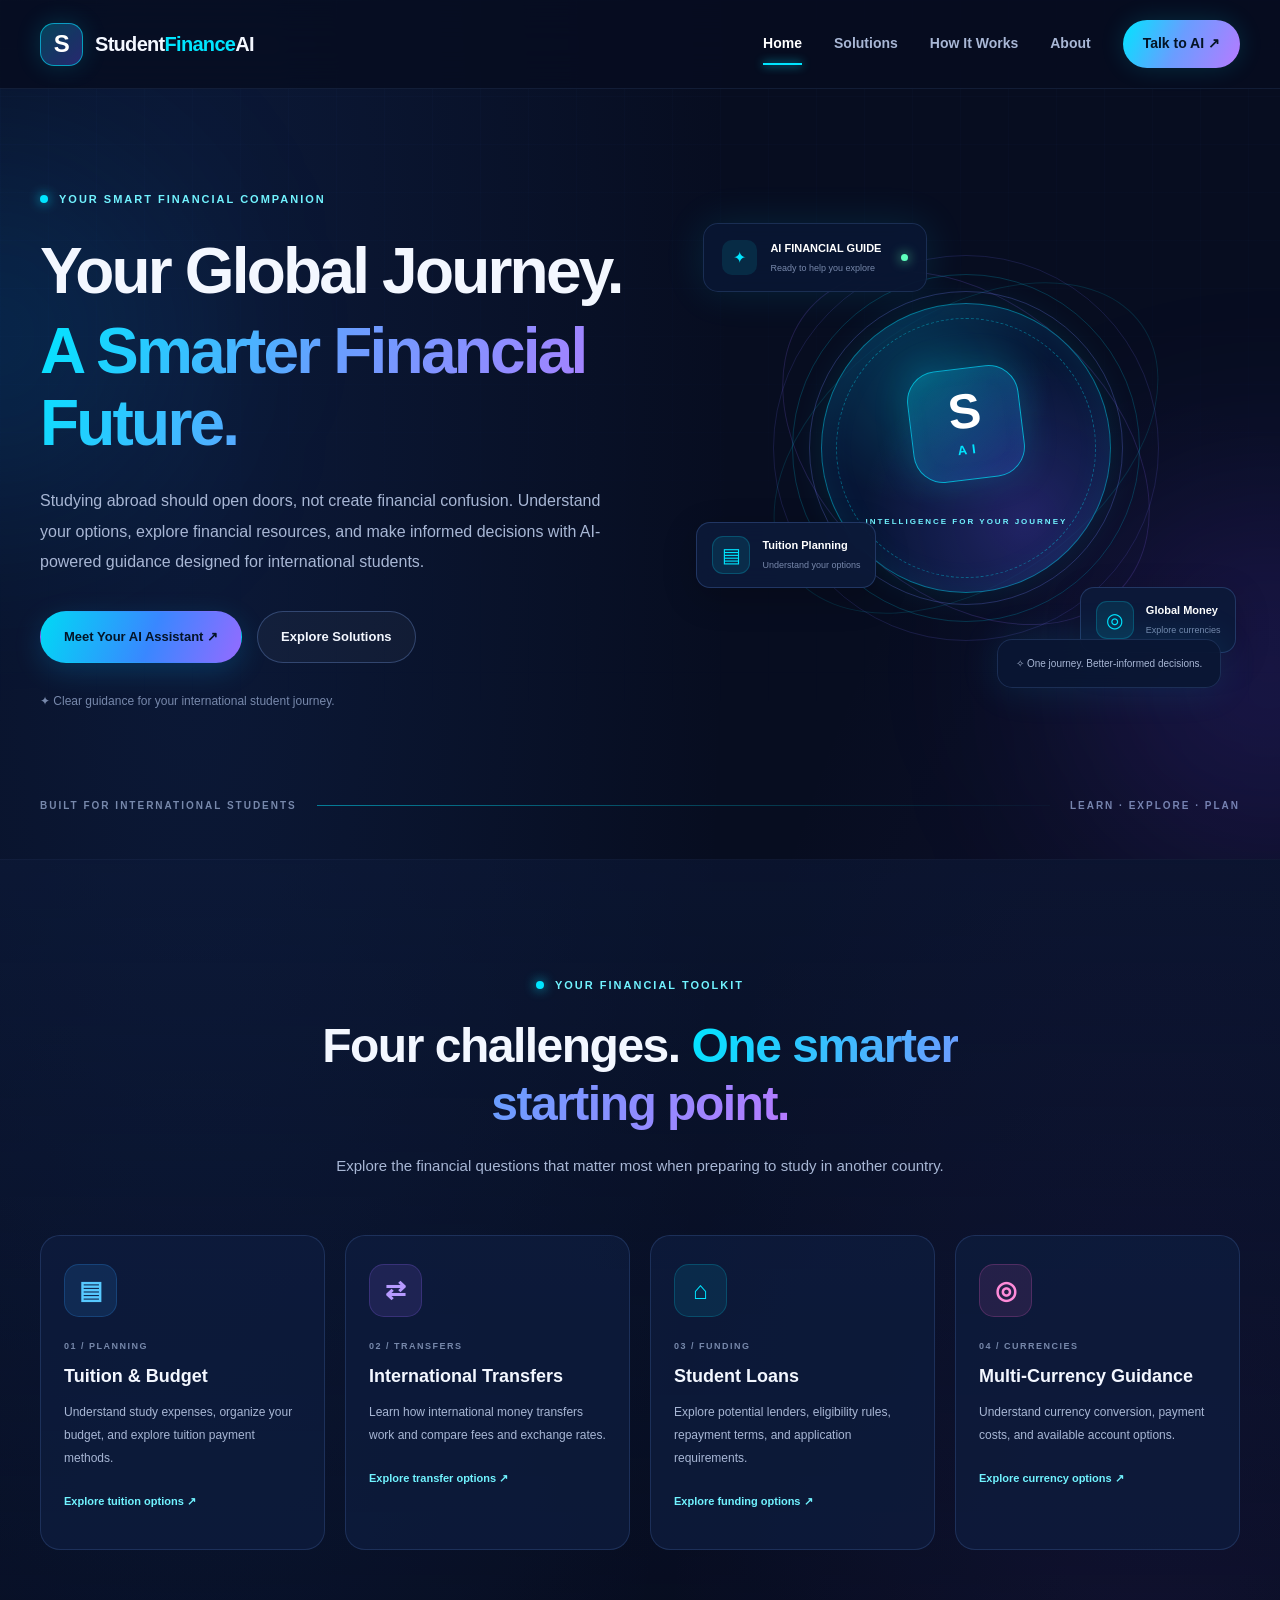
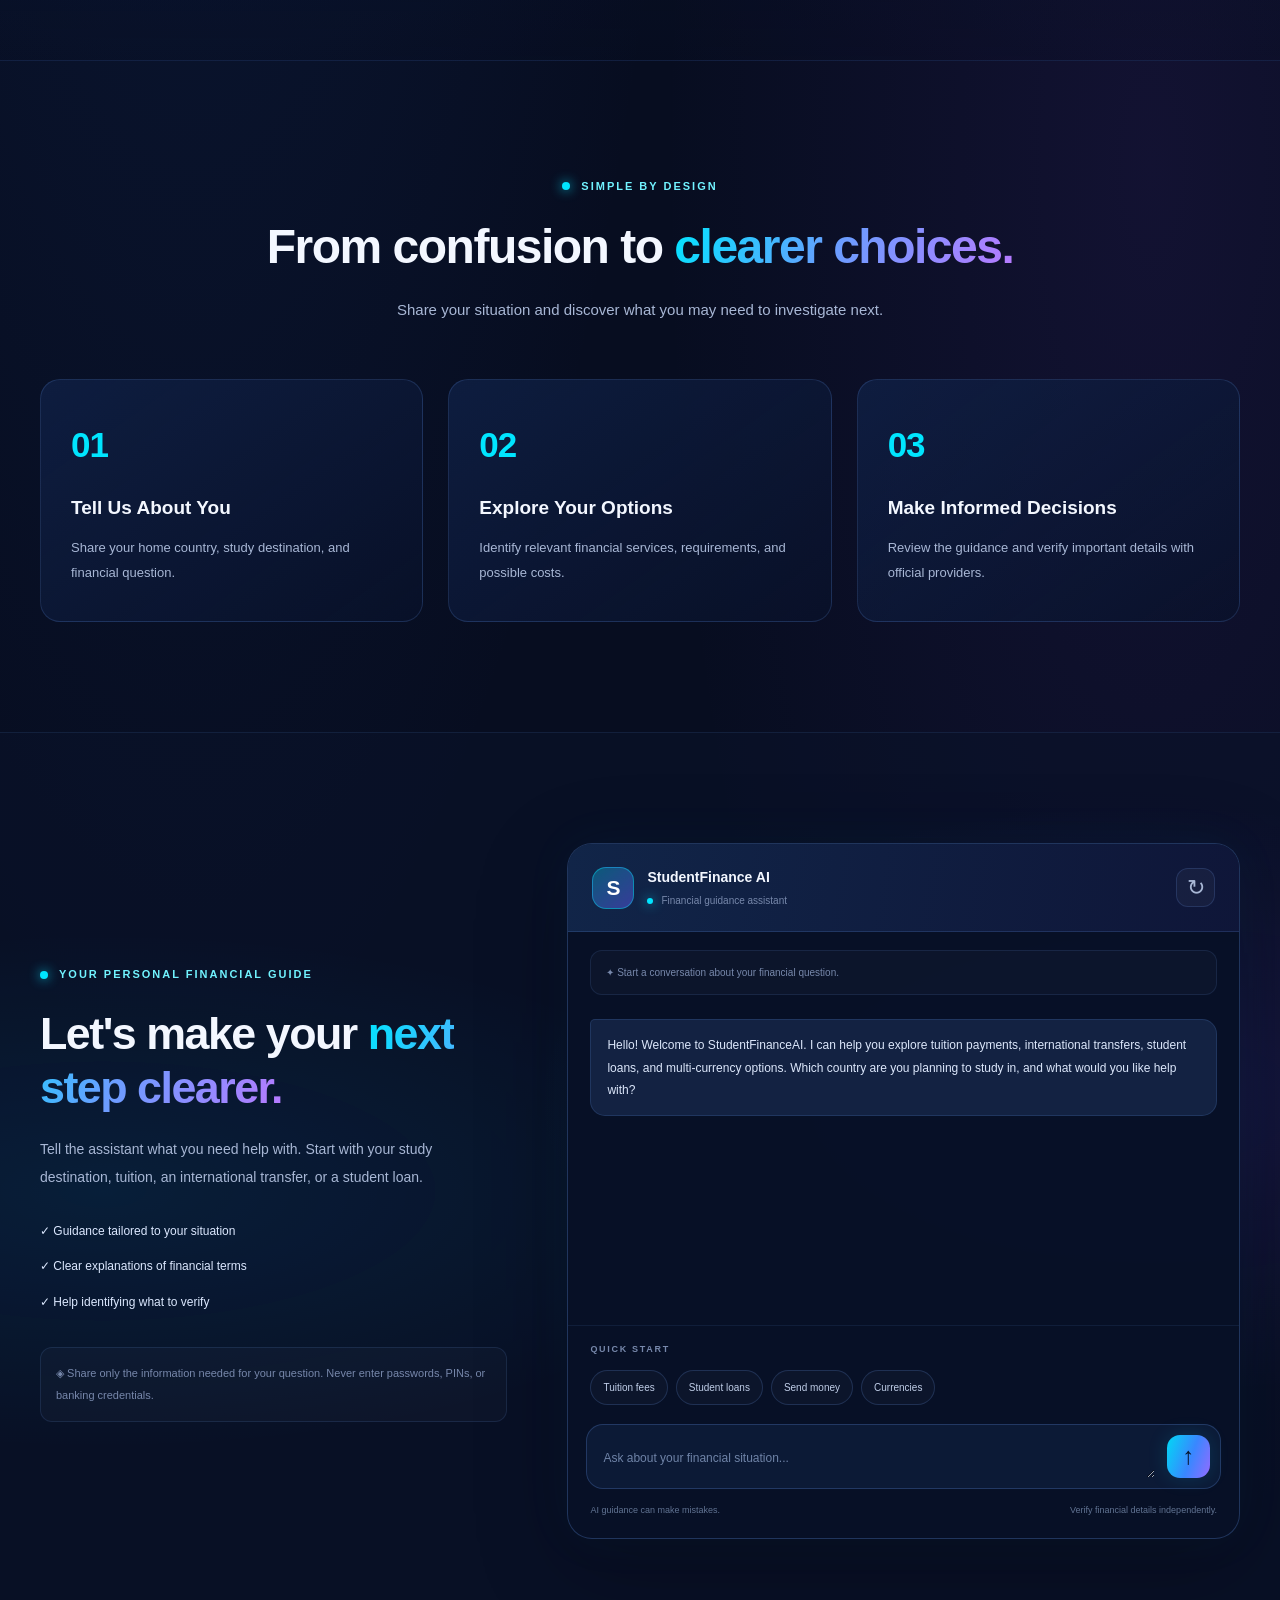
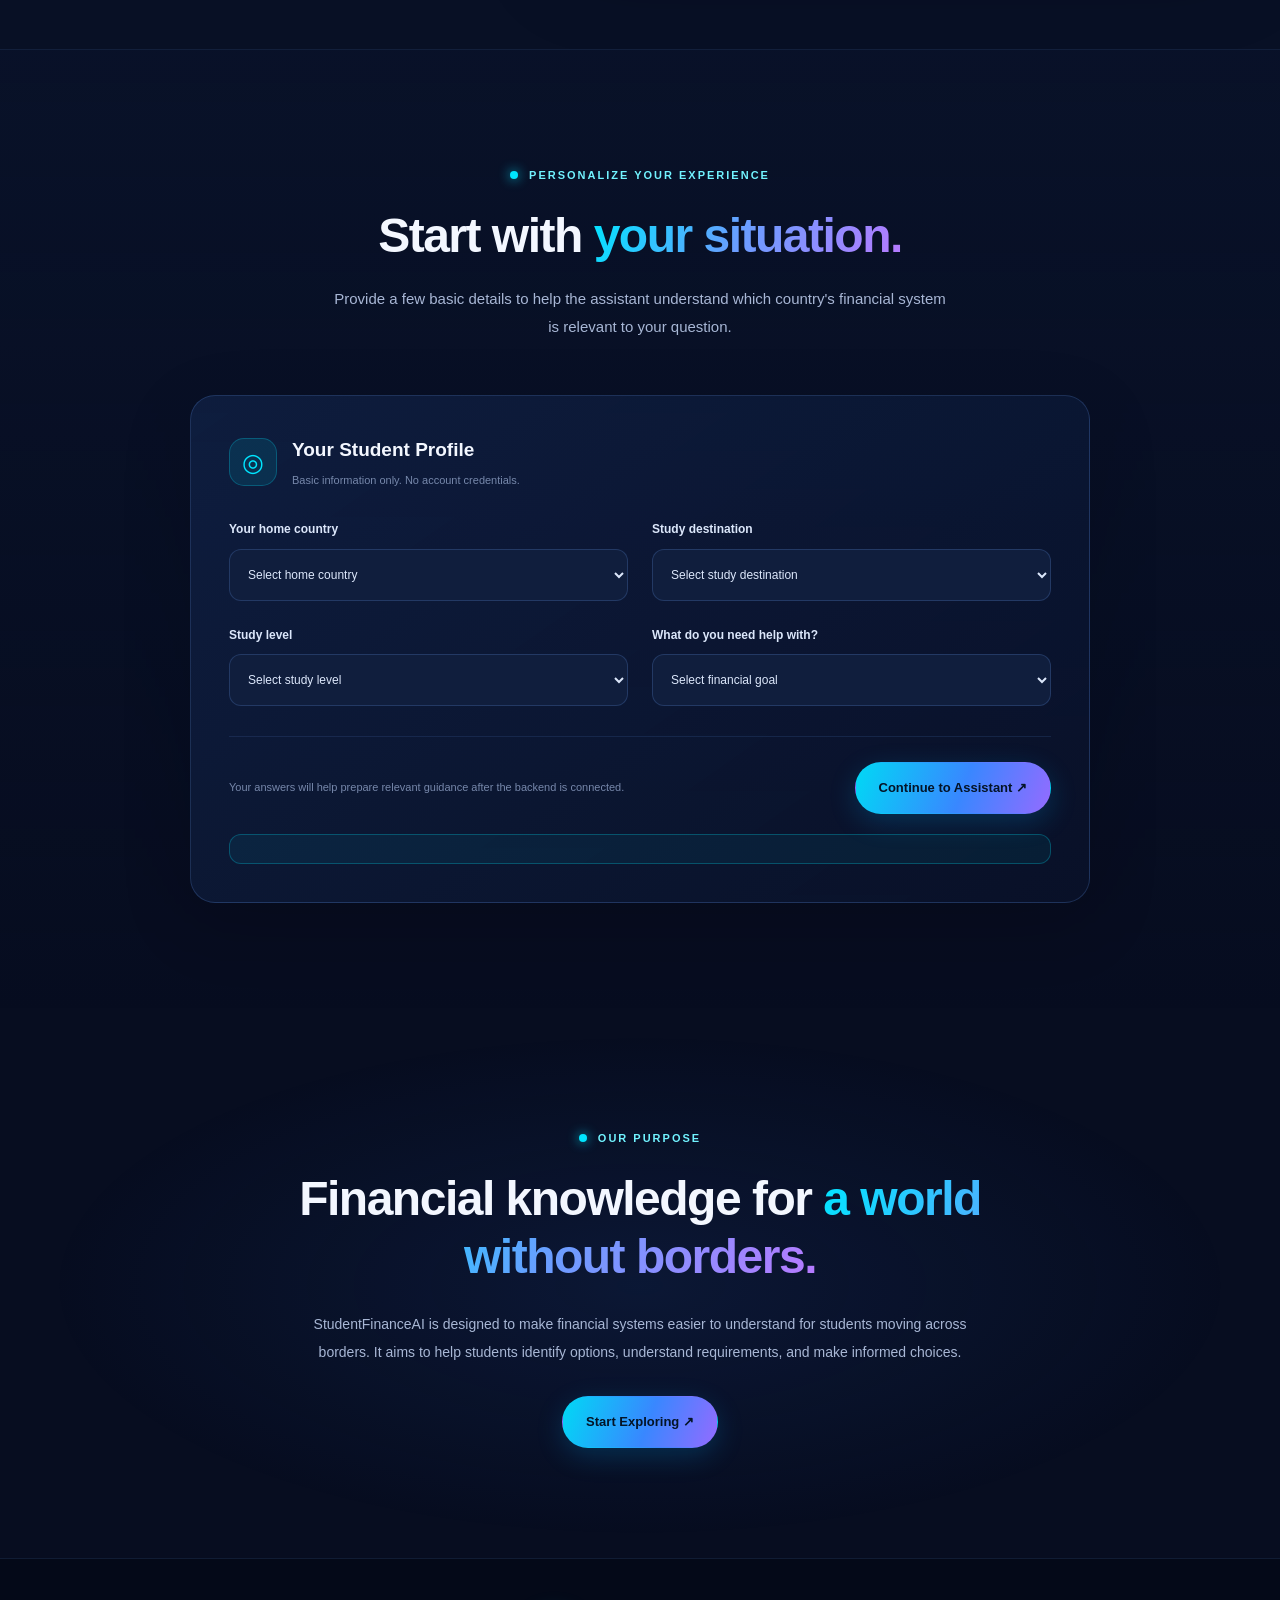
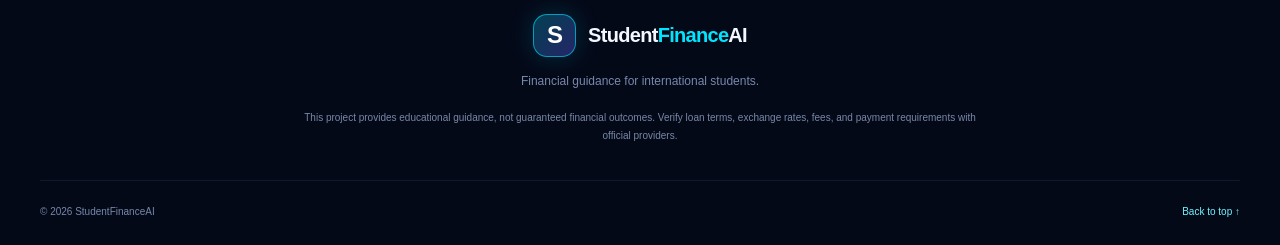
<file: index.html>
<!DOCTYPE html>
<html lang="en">
<head>
    <meta charset="UTF-8">
    <meta name="viewport" content="width=device-width, initial-scale=1.0">
    <meta name="description" content="StudentFinanceAI helps international students explore tuition payments, student loans, remittances, and multi-currency options.">
    <title>StudentFinanceAI | Your Financial Future</title>
    <link rel="stylesheet" href="style.css">
</head>

<body>
    <!-- Navigation Bar -->
    <header class="site-header">
        <nav class="navbar container">
            <a href="#home" class="brand">
                <span class="brand-icon">S</span>
                <span>Student<span class="brand-accent">Finance</span>AI</span>
            </a>

            <button class="menu-toggle" id="menu-toggle"
                    type="button" aria-label="Toggle navigation"
                    aria-expanded="false">
                <span></span><span></span><span></span>
            </button>

            <div class="nav-links" id="navigation">
                <a href="#home" class="nav-link active">Home</a>
                <a href="#features" class="nav-link">Solutions</a>
                <a href="#how-it-works" class="nav-link">How It Works</a>
                <a href="#about" class="nav-link">About</a>
                <a href="chat.html" class="nav-cta">Talk to AI ↗</a>
            </div>
        </nav>
    </header>

    <main>
        <!-- Hero Section -->
        <section class="hero section" id="home">
            <div class="hero-glow hero-glow-one"></div>
            <div class="hero-glow hero-glow-two"></div>

            <div class="hero-grid container">
                <div class="hero-content">
                    <div class="eyebrow">
                        <span class="status-dot"></span>
                        YOUR SMART FINANCIAL COMPANION
                    </div>

                    <h1>
                        Your Global Journey.
                        <span class="gradient-text">
                            A Smarter Financial Future.
                        </span>
                    </h1>

                    <p class="hero-description">
                        Studying abroad should open doors, not create financial
                        confusion. Understand your options, explore financial
                        resources, and make informed decisions with AI-powered
                        guidance designed for international students.
                    </p>

                    <div class="hero-actions">
                        <a href="#assistant" class="button button-primary">
                            Meet Your AI Assistant ↗
                        </a>
                        <a href="#features" class="button button-secondary">
                            Explore Solutions
                        </a>
                    </div>

                    <div class="hero-note">
                        ✦ Clear guidance for your international student journey.
                    </div>
                </div>

                <div class="hero-visual" aria-label="AI financial assistant illustration">
                    <div class="visual-orbit orbit-one"></div>
                    <div class="visual-orbit orbit-two"></div>

                    <div class="visual-card visual-card-top">
                        <span class="mini-icon">✦</span>
                        <div>
                            <strong>AI FINANCIAL GUIDE</strong>
                            <small>Ready to help you explore</small>
                        </div>
                        <span class="live-indicator"></span>
                    </div>

                    <div class="ai-core">
                        <div class="core-ring ring-one"></div>
                        <div class="core-ring ring-two"></div>
                        <div class="core-symbol">
                            <span class="symbol-top">S</span>
                            <span class="symbol-bottom">AI</span>
                        </div>
                        <div class="core-caption">
                            INTELLIGENCE FOR YOUR JOURNEY
                        </div>
                    </div>

                    <div class="floating-card card-tuition">
                        <span class="float-icon">▤</span>
                        <div>
                            <strong>Tuition Planning</strong>
                            <small>Understand your options</small>
                        </div>
                    </div>

                    <div class="floating-card card-currency">
                        <span class="float-icon">◎</span>
                        <div>
                            <strong>Global Money</strong>
                            <small>Explore currencies</small>
                        </div>
                    </div>

                    <div class="visual-card visual-card-bottom">
                        ✧ One journey. Better-informed decisions.
                    </div>
                </div>
            </div>

            <div class="hero-bottom container">
                <span>BUILT FOR INTERNATIONAL STUDENTS</span>
                <span class="bottom-line"></span>
                <span>LEARN · EXPLORE · PLAN</span>
            </div>
        </section>

        <!-- Financial Solutions -->
        <section class="features section" id="features">
            <div class="container">
                <div class="section-heading">
                    <span class="eyebrow">
                        <span class="status-dot"></span>
                        YOUR FINANCIAL TOOLKIT
                    </span>

                    <h2>
                        Four challenges.
                        <span class="gradient-text">
                            One smarter starting point.
                        </span>
                    </h2>

                    <p>
                        Explore the financial questions that matter most
                        when preparing to study in another country.
                    </p>
                </div>

                <div class="feature-grid">
                    <article class="feature-card">
                        <div class="feature-icon icon-blue">▤</div>
                        <span class="feature-number">01 / PLANNING</span>
                        <h3>Tuition &amp; Budget</h3>
                        <p>
                            Understand study expenses, organize your budget,
                            and explore tuition payment methods.
                        </p>
                        <a href="#assistant" class="feature-link"
                           data-prompt="Help me understand tuition payment options and budgeting.">
                            Explore tuition options ↗
                        </a>
                    </article>

                    <article class="feature-card">
                        <div class="feature-icon icon-purple">⇄</div>
                        <span class="feature-number">02 / TRANSFERS</span>
                        <h3>International Transfers</h3>
                        <p>
                            Learn how international money transfers work
                            and compare fees and exchange rates.
                        </p>
                        <a href="#assistant" class="feature-link"
                           data-prompt="How can I compare international remittance options and transfer fees?">
                            Explore transfer options ↗
                        </a>
                    </article>

                    <article class="feature-card">
                        <div class="feature-icon icon-cyan">⌂</div>
                        <span class="feature-number">03 / FUNDING</span>
                        <h3>Student Loans</h3>
                        <p>
                            Explore potential lenders, eligibility rules,
                            repayment terms, and application requirements.
                        </p>
                        <a href="#assistant" class="feature-link"
                           data-prompt="Help me understand international student loan options and eligibility.">
                            Explore funding options ↗
                        </a>
                    </article>

                    <article class="feature-card">
                        <div class="feature-icon icon-pink">◎</div>
                        <span class="feature-number">04 / CURRENCIES</span>
                        <h3>Multi-Currency Guidance</h3>
                        <p>
                            Understand currency conversion, payment costs,
                            and available account options.
                        </p>
                        <a href="#assistant" class="feature-link"
                           data-prompt="Help me compare multi-currency options and currency conversion costs.">
                            Explore currency options ↗
                        </a>
                    </article>
                </div>
            </div>
        </section>

        <!-- How It Works -->
        <section class="how-it-works section" id="how-it-works">
            <div class="container">
                <div class="section-heading">
                    <span class="eyebrow">
                        <span class="status-dot"></span>
                        SIMPLE BY DESIGN
                    </span>

                    <h2>
                        From confusion to
                        <span class="gradient-text">clearer choices.</span>
                    </h2>

                    <p>
                        Share your situation and discover what you may
                        need to investigate next.
                    </p>
                </div>

                <div class="steps-grid">
                    <article class="step-card">
                        <span class="step-number">01</span>
                        <h3>Tell Us About You</h3>
                        <p>
                            Share your home country, study destination,
                            and financial question.
                        </p>
                    </article>

                    <article class="step-card">
                        <span class="step-number">02</span>
                        <h3>Explore Your Options</h3>
                        <p>
                            Identify relevant financial services,
                            requirements, and possible costs.
                        </p>
                    </article>

                    <article class="step-card">
                        <span class="step-number">03</span>
                        <h3>Make Informed Decisions</h3>
                        <p>
                            Review the guidance and verify important
                            details with official providers.
                        </p>
                    </article>
                </div>
            </div>
        </section>

        <!-- AI Chat Assistant -->
        <section class="assistant-section section" id="assistant">
            <div class="container">
                <div class="assistant-layout">
                    <div class="assistant-intro">
                        <span class="eyebrow">
                            <span class="status-dot"></span>
                            YOUR PERSONAL FINANCIAL GUIDE
                        </span>

                        <h2>
                            Let's make your
                            <span class="gradient-text">next step clearer.</span>
                        </h2>

                        <p>
                            Tell the assistant what you need help with.
                            Start with your study destination, tuition,
                            an international transfer, or a student loan.
                        </p>

                        <div class="assistant-points">
                            <div>✓ Guidance tailored to your situation</div>
                            <div>✓ Clear explanations of financial terms</div>
                            <div>✓ Help identifying what to verify</div>
                        </div>

                        <p class="privacy-note">
                            ◈ Share only the information needed for your
                            question. Never enter passwords, PINs, or
                            banking credentials.
                        </p>
                    </div>

                    <!-- Chat Window -->
                    <div class="chat-panel">
                        <div class="chat-header">
                            <div class="chat-brand">
                                <div class="chat-avatar">S</div>
                                <div>
                                    <h3>StudentFinance AI</h3>
                                    <p>
                                        <span class="status-dot"></span>
                                        Financial guidance assistant
                                    </p>
                                </div>
                            </div>

                            <button type="button"
                                    class="icon-button"
                                    id="clear-chat"
                                    aria-label="Clear conversation"
                                    title="Clear conversation">
                                ↻
                            </button>
                        </div>

                        <div class="chat-context">
                            ✦ Start a conversation about your financial question.
                        </div>

                        <div class="chat-messages"
                             id="chat-messages"
                             aria-live="polite"
                             aria-label="Chat conversation">
                            <div class="chat-message assistant">
                                <div class="message-bubble">
                                    Hello! Welcome to StudentFinanceAI.

                                    I can help you explore tuition payments,
                                    international transfers, student loans,
                                    and multi-currency options.

                                    Which country are you planning to study
                                    in, and what would you like help with?
                                </div>
                            </div>
                        </div>

                        <!-- Suggested Questions -->
                        <div class="suggestion-area">
                            <span class="suggestion-label">QUICK START</span>

                            <div class="suggestion-buttons">
                                <button type="button"
                                        class="suggestion-chip"
                                        data-prompt="Help me understand tuition payment options.">
                                    Tuition fees
                                </button>

                                <button type="button"
                                        class="suggestion-chip"
                                        data-prompt="How can I explore student loan options?">
                                    Student loans
                                </button>

                                <button type="button"
                                        class="suggestion-chip"
                                        data-prompt="How can I compare international money transfer options?">
                                    Send money
                                </button>

                                <button type="button"
                                        class="suggestion-chip"
                                        data-prompt="Help me understand multi-currency options.">
                                    Currencies
                                </button>
                            </div>
                        </div>

                        <!-- Message Input -->
                        <form class="chat-input-area" id="chat-form">
                            <label class="visually-hidden" for="chat-input">
                                Type your financial question
                            </label>

                            <textarea id="chat-input"
                                      name="message"
                                      rows="1"
                                      maxlength="2000"
                                      placeholder="Ask about your financial situation..."
                                      required></textarea>

                            <button type="submit"
                                    class="send-button"
                                    id="send-button"
                                    aria-label="Send message">
                                ↑
                            </button>
                        </form>

                        <div class="chat-footer">
                            <span>AI guidance can make mistakes.</span>
                            <span>Verify financial details independently.</span>
                        </div>
                    </div>
                </div>
            </div>
        </section>

        <!-- Student Profile Form -->
        <section class="student-profile section" id="student-profile">
            <div class="container">
                <div class="section-heading">
                    <span class="eyebrow">
                        <span class="status-dot"></span>
                        PERSONALIZE YOUR EXPERIENCE
                    </span>

                    <h2>
                        Start with
                        <span class="gradient-text">your situation.</span>
                    </h2>

                    <p>
                        Provide a few basic details to help the assistant
                        understand which country's financial system
                        is relevant to your question.
                    </p>
                </div>

                <form class="profile-form" id="student-form">
                    <div class="form-heading">
                        <div class="form-heading-icon">◎</div>
                        <div>
                            <h3>Your Student Profile</h3>
                            <p>Basic information only. No account credentials.</p>
                        </div>
                    </div>

                    <div class="form-grid">
                        <div class="form-group">
                            <label for="homeCountry">Your home country</label>
                            <select id="homeCountry" name="homeCountry" required>
                                <option value="">Select home country</option>
                                <option value="Bangladesh">Bangladesh</option>
                                <option value="India">India</option>
                                <option value="Pakistan">Pakistan</option>
                                <option value="Nepal">Nepal</option>
                                <option value="Sri Lanka">Sri Lanka</option>
                                <option value="Nigeria">Nigeria</option>
                                <option value="Ghana">Ghana</option>
                                <option value="Kenya">Kenya</option>
                                <option value="Egypt">Egypt</option>
                                <option value="Other">Other</option>
                            </select>
                        </div>

                        <div class="form-group">
                            <label for="studyCountry">Study destination</label>
                            <select id="studyCountry" name="studyCountry" required>
                                <option value="">Select study destination</option>
                                <option value="Russia">Russia</option>
                                <option value="United States">United States</option>
                                <option value="United Kingdom">United Kingdom</option>
                                <option value="Canada">Canada</option>
                                <option value="Australia">Australia</option>
                                <option value="Germany">Germany</option>
                                <option value="France">France</option>
                                <option value="Japan">Japan</option>
                                <option value="China">China</option>
                                <option value="Other">Other</option>
                            </select>
                        </div>

                        <div class="form-group">
                            <label for="studyLevel">Study level</label>
                            <select id="studyLevel" name="studyLevel" required>
                                <option value="">Select study level</option>
                                <option value="Bachelor's">Bachelor's</option>
                                <option value="Master's">Master's</option>
                                <option value="PhD">PhD</option>
                                <option value="Other">Other</option>
                            </select>
                        </div>

                        <div class="form-group">
                            <label for="financialGoal">
                                What do you need help with?
                            </label>

                            <select id="financialGoal"
                                    name="financialGoal"
                                    required>
                                <option value="">Select financial goal</option>
                                <option value="Tuition and budgeting">Tuition and budgeting</option>
                                <option value="International remittances">International remittances</option>
                                <option value="Student loans">Student loans</option>
                                <option value="Multi-currency options">Multi-currency options</option>
                                <option value="General financial guidance">General financial guidance</option>
                            </select>
                        </div>
                    </div>

                    <div class="form-actions">
                        <p>
                            Your answers will help prepare relevant guidance
                            after the backend is connected.
                        </p>

                        <button type="submit" class="button button-primary">
                            Continue to Assistant ↗
                        </button>
                    </div>

                    <div id="profileNotice"
                         class="form-notice"
                         role="status"
                         aria-live="polite"></div>
                </form>
            </div>
        </section>

        <!-- About Section -->
        <section class="about-section section" id="about">
            <div class="container about-content">
                <span class="eyebrow">
                    <span class="status-dot"></span>
                    OUR PURPOSE
                </span>

                <h2>
                    Financial knowledge for
                    <span class="gradient-text">a world without borders.</span>
                </h2>

                <p>
                    StudentFinanceAI is designed to make financial systems
                    easier to understand for students moving across borders.
                    It aims to help students identify options, understand
                    requirements, and make informed choices.
                </p>

                <a href="#assistant" class="button button-primary">
                    Start Exploring ↗
                </a>
            </div>
        </section>
    </main>

    <!-- Footer -->
    <footer class="site-footer">
        <div class="container footer-content">
            <a href="#home" class="brand">
                <span class="brand-icon">S</span>
                <span>Student<span class="brand-accent">Finance</span>AI</span>
            </a>

            <p>Financial guidance for international students.</p>

            <p class="footer-disclaimer">
                This project provides educational guidance, not guaranteed
                financial outcomes. Verify loan terms, exchange rates,
                fees, and payment requirements with official providers.
            </p>

            <div class="footer-bottom">
                <span>© 2026 StudentFinanceAI</span>
                <a href="#home">Back to top ↑</a>
            </div>
        </div>
    </footer>

    <!-- Information Modal -->
    <div class="modal-overlay"
         id="student-modal"
         role="dialog"
         aria-modal="true"
         aria-labelledby="modalTitle"
         aria-hidden="true"
         hidden>

        <div class="modal-box">
            <button type="button"
                    class="modal-close"
                    id="close-modal"
                    data-close-modal
                    aria-label="Close dialog">
                ×
            </button>

            <div class="modal-icon">✦</div>

            <h2 id="modalTitle">Welcome to StudentFinanceAI</h2>

            <p id="modalMessage">
                Explore financial guidance designed for international students.
            </p>

            <button type="button"
                    class="button button-primary"
                    id="modalAction">
                Continue
            </button>
        </div>
    </div>

    <script src="script.js"></script>
</body>
</html>
</file>
<file: style.css>
/* =========================================================
   StudentFinanceAI
   Futuristic Financial Assistant Website
   Main stylesheet: style.css
   ========================================================= */


/* 1. DESIGN SYSTEM */

:root {
    --bg-main: #070d20;
    --bg-secondary: #0b1430;
    --bg-card: rgba(15, 29, 62, 0.78);
    --bg-card-hover: rgba(20, 42, 83, 0.92);

    --cyan: #00e5ff;
    --cyan-soft: #71f3ff;
    --blue: #3987ff;
    --purple: #9270ff;
    --pink: #e66bff;

    --text-main: #f3f7ff;
    --text-secondary: #a8b7d5;
    --text-muted: #7788ab;

    --border: rgba(111, 166, 255, 0.17);
    --border-glow: rgba(0, 229, 255, 0.42);

    --gradient-main: linear-gradient(
        115deg,
        #00e5ff 0%,
        #6a9dff 48%,
        #b77aff 100%
    );

    --gradient-button: linear-gradient(
        110deg,
        #00d9f5 0%,
        #3987ff 55%,
        #946bff 100%
    );

    --shadow-glow: 0 0 40px rgba(0, 208, 255, 0.12);

    --radius-sm: 12px;
    --radius-md: 20px;
    --radius-lg: 30px;

    --container: 1200px;
}


/* 2. RESET AND GLOBAL STYLES */

* {
    margin: 0;
    padding: 0;
    box-sizing: border-box;
}

html {
    scroll-behavior: smooth;
    scroll-padding-top: 100px;
}

body {
    min-height: 100vh;
    overflow-x: hidden;
    background:
        radial-gradient(
            ellipse at 15% 8%,
            rgba(32, 81, 166, 0.18),
            transparent 35%
        ),
        radial-gradient(
            ellipse at 90% 35%,
            rgba(102, 54, 180, 0.12),
            transparent 30%
        ),
        var(--bg-main);

    color: var(--text-main);
    font-family: Inter, "Segoe UI", Arial, sans-serif;
    line-height: 1.7;
    -webkit-font-smoothing: antialiased;
}

body::before {
    content: "";
    position: fixed;
    inset: 0;
    z-index: -1;
    pointer-events: none;

    background-image:
        linear-gradient(
            rgba(99, 161, 255, 0.025) 1px,
            transparent 1px
        ),
        linear-gradient(
            90deg,
            rgba(99, 161, 255, 0.025) 1px,
            transparent 1px
        );

    background-size: 48px 48px;

    mask-image: linear-gradient(
        to bottom,
        black,
        transparent 85%
    );
}

a {
    color: inherit;
    text-decoration: none;
}

button,
input,
select,
textarea {
    font: inherit;
}

button,
a,
select {
    -webkit-tap-highlight-color: transparent;
}

button {
    color: inherit;
}

button:focus-visible,
a:focus-visible,
input:focus-visible,
select:focus-visible,
textarea:focus-visible {
    outline: 2px solid var(--cyan);
    outline-offset: 4px;
}

::selection {
    background: rgba(0, 229, 255, 0.32);
    color: white;
}

.container {
    width: min(var(--container), calc(100% - 64px));
    margin-inline: auto;
}

.section {
    position: relative;
    padding: 110px 0;
}

.gradient-text {
    display: inline;
    background: var(--gradient-main);
    background-clip: text;
    -webkit-background-clip: text;
    -webkit-text-fill-color: transparent;
    color: transparent;
}

.visually-hidden {
    position: absolute;
    width: 1px;
    height: 1px;
    padding: 0;
    margin: -1px;
    overflow: hidden;
    clip: rect(0, 0, 0, 0);
    white-space: nowrap;
    border: 0;
}


/* 3. NAVIGATION BAR */

.site-header {
    position: sticky;
    top: 0;
    z-index: 1000;

    background: rgba(7, 13, 32, 0.82);
    border-bottom: 1px solid rgba(126, 177, 255, 0.1);

    backdrop-filter: blur(22px);
    -webkit-backdrop-filter: blur(22px);
}

.navbar {
    min-height: 88px;

    display: flex;
    align-items: center;
    justify-content: space-between;
    gap: 32px;
}

.brand {
    display: inline-flex;
    align-items: center;
    gap: 12px;

    font-size: 20px;
    font-weight: 800;
    letter-spacing: -0.7px;
    white-space: nowrap;
}

.brand-icon {
    width: 43px;
    height: 43px;

    display: grid;
    place-items: center;

    border: 1px solid rgba(0, 229, 255, 0.6);
    border-radius: 14px;

    color: white;
    background: linear-gradient(
        135deg,
        rgba(0, 229, 255, 0.25),
        rgba(102, 91, 255, 0.35)
    );

    box-shadow: 0 0 25px rgba(0, 229, 255, 0.17);

    font-size: 24px;
    font-weight: 900;
}

.brand-accent {
    color: var(--cyan);
}

.nav-links {
    display: flex;
    align-items: center;
    gap: 32px;
}

.nav-link {
    position: relative;

    color: var(--text-secondary);
    font-size: 14px;
    font-weight: 600;

    transition: color 0.25s ease;
}

.nav-link::after {
    content: "";
    position: absolute;
    left: 0;
    bottom: -9px;

    width: 0;
    height: 2px;

    background: var(--cyan);
    box-shadow: 0 0 10px var(--cyan);

    transition: width 0.25s ease;
}

.nav-link:hover,
.nav-link.active {
    color: white;
}

.nav-link:hover::after,
.nav-link.active::after {
    width: 100%;
}

.nav-cta {
    display: inline-flex;
    align-items: center;
    justify-content: center;
    gap: 10px;

    padding: 12px 20px;

    color: #051426;
    background: var(--gradient-main);

    border-radius: 50px;

    font-size: 14px;
    font-weight: 800;

    box-shadow: 0 0 24px rgba(0, 229, 255, 0.15);

    transition:
        transform 0.25s ease,
        box-shadow 0.25s ease;
}

.nav-cta:hover {
    transform: translateY(-2px);
    box-shadow: 0 0 32px rgba(0, 229, 255, 0.32);
}

.menu-toggle {
    display: none;
    cursor: pointer;
    border: 0;
    background: transparent;
}


/* 4. HERO SECTION */

.hero {
    min-height: 680px;
    padding-top: 95px;
    padding-bottom: 45px;
    overflow: hidden;

    display: flex;
    flex-direction: column;
    justify-content: center;
}

.hero-grid {
    position: relative;
    z-index: 2;

    display: grid;
    grid-template-columns: 1.04fr 0.96fr;
    align-items: center;
    gap: 60px;
}

.hero-content {
    position: relative;
    z-index: 3;
}

.eyebrow {
    display: inline-flex;
    align-items: center;
    gap: 11px;

    color: var(--cyan-soft);
    font-size: 11px;
    font-weight: 800;
    letter-spacing: 2px;
}

.status-dot {
    display: inline-block;
    flex: 0 0 auto;

    width: 8px;
    height: 8px;

    border-radius: 50%;
    background: var(--cyan);

    box-shadow: 0 0 12px rgba(0, 229, 255, 0.9);
}

.hero h1 {
    max-width: 670px;
    margin-top: 25px;

    font-size: clamp(43px, 5vw, 70px);
    font-weight: 800;
    line-height: 1.12;
    letter-spacing: -2.8px;
}

.hero h1 .gradient-text {
    display: block;
    margin-top: 8px;
}

.hero-description {
    max-width: 580px;
    margin-top: 27px;

    color: var(--text-secondary);
    font-size: 16px;
    line-height: 1.9;
}

.hero-actions {
    display: flex;
    flex-wrap: wrap;
    gap: 15px;
    margin-top: 34px;
}

.button {
    display: inline-flex;
    align-items: center;
    justify-content: center;
    gap: 13px;

    min-height: 52px;
    padding: 14px 23px;

    border: 1px solid transparent;
    border-radius: 50px;

    font-size: 13px;
    font-weight: 800;
    text-align: center;

    cursor: pointer;

    transition:
        transform 0.25s ease,
        box-shadow 0.25s ease,
        background 0.25s ease;
}

.button:hover {
    transform: translateY(-3px);
}

.button-primary {
    color: #041427;
    background: var(--gradient-button);

    box-shadow: 0 8px 28px rgba(0, 176, 255, 0.2);
}

.button-primary:hover {
    box-shadow: 0 12px 38px rgba(0, 210, 255, 0.33);
}

.button-secondary {
    color: var(--text-main);
    border-color: rgba(132, 176, 255, 0.28);
    background: rgba(255, 255, 255, 0.035);
}

.button-secondary:hover {
    border-color: var(--cyan);
    background: rgba(0, 229, 255, 0.06);
}

.hero-note {
    display: flex;
    align-items: center;
    gap: 10px;

    margin-top: 28px;

    color: var(--text-muted);
    font-size: 12px;
}

.note-icon {
    color: var(--cyan);
    font-size: 18px;
}

.hero-glow {
    position: absolute;
    z-index: 0;

    border-radius: 50%;
    filter: blur(100px);
    pointer-events: none;
}

.hero-glow-one {
    width: 340px;
    height: 340px;

    top: 10%;
    left: -180px;

    background: rgba(0, 153, 255, 0.15);
}

.hero-glow-two {
    width: 380px;
    height: 380px;

    right: -180px;
    bottom: 0;

    background: rgba(114, 64, 255, 0.16);
}

.hero-bottom {
    display: flex;
    align-items: center;
    gap: 20px;

    margin-top: 85px;

    color: var(--text-muted);
    font-size: 10px;
    font-weight: 800;
    letter-spacing: 2px;
}

.bottom-line {
    height: 1px;
    flex: 1;

    background: linear-gradient(
        90deg,
        rgba(0, 229, 255, 0.5),
        rgba(0, 229, 255, 0.03)
    );
}


/* 5. FUTURISTIC AI VISUAL */

.hero-visual {
    position: relative;

    width: 100%;
    max-width: 530px;
    height: 480px;

    margin-inline: auto;

    display: grid;
    place-items: center;
}

.ai-core {
    position: relative;
    z-index: 2;

    width: 290px;
    height: 290px;

    display: flex;
    flex-direction: column;
    align-items: center;
    justify-content: center;

    border: 1px solid rgba(0, 229, 255, 0.42);
    border-radius: 50%;

    background:
        radial-gradient(
            circle at 35% 25%,
            rgba(0, 229, 255, 0.17),
            transparent 45%
        ),
        radial-gradient(
            circle at 70% 75%,
            rgba(118, 80, 255, 0.23),
            transparent 55%
        ),
        rgba(9, 27, 63, 0.72);

    box-shadow:
        0 0 35px rgba(0, 229, 255, 0.1),
        inset 0 0 35px rgba(0, 229, 255, 0.08);

    animation: core-float 6s ease-in-out infinite;
}

.ai-core::before {
    content: "";
    position: absolute;
    inset: 14px;

    border: 1px dashed rgba(0, 229, 255, 0.35);
    border-radius: 50%;

    animation: orbit-spin 24s linear infinite;
}

.ai-core::after {
    content: "";
    position: absolute;
    inset: -13px;

    border: 1px solid rgba(114, 130, 255, 0.27);
    border-radius: 50%;
}

.core-ring {
    position: absolute;
    border-radius: 50%;
    pointer-events: none;
}

.ring-one {
    inset: -30px;
    border: 1px solid rgba(0, 229, 255, 0.19);
}

.ring-two {
    inset: -49px;
    border: 1px solid rgba(120, 110, 255, 0.16);
}

.core-symbol {
    position: relative;
    z-index: 2;

    width: 112px;
    height: 112px;

    display: flex;
    flex-direction: column;
    align-items: center;
    justify-content: center;

    border: 1px solid rgba(0, 229, 255, 0.65);
    border-radius: 30px;

    background: linear-gradient(
        140deg,
        rgba(0, 229, 255, 0.24),
        rgba(68, 92, 255, 0.2)
    );

    box-shadow:
        0 0 35px rgba(0, 229, 255, 0.18),
        inset 0 0 20px rgba(0, 229, 255, 0.08);

    transform: rotate(-7deg);
}

.symbol-top {
    color: white;
    font-size: 49px;
    font-weight: 900;
    line-height: 1;
}

.symbol-bottom {
    margin-top: 3px;
    color: var(--cyan);
    font-size: 13px;
    font-weight: 900;
    letter-spacing: 5px;
}

.core-caption {
    position: relative;
    z-index: 2;

    margin-top: 35px;

    color: var(--cyan-soft);
    font-size: 8px;
    font-weight: 800;
    letter-spacing: 2px;
}

.visual-orbit {
    position: absolute;
    z-index: 1;

    border: 1px solid rgba(0, 229, 255, 0.13);
    border-radius: 50%;
}

.orbit-one {
    width: 430px;
    height: 270px;
    transform: rotate(-35deg);
}

.orbit-two {
    width: 420px;
    height: 290px;
    transform: rotate(42deg);
    border-color: rgba(144, 106, 255, 0.19);
}

.visual-card {
    position: absolute;
    z-index: 4;

    display: flex;
    align-items: center;
    gap: 13px;

    padding: 15px 18px;

    border: 1px solid var(--border);
    border-radius: 15px;

    background: rgba(10, 23, 52, 0.88);

    box-shadow: var(--shadow-glow);

    backdrop-filter: blur(14px);
    -webkit-backdrop-filter: blur(14px);
}

.visual-card strong,
.floating-card strong {
    display: block;
    color: white;
    font-size: 11px;
}

.visual-card small,
.floating-card small {
    display: block;
    margin-top: 3px;

    color: var(--text-muted);
    font-size: 9px;
}

.visual-card-top {
    top: 15px;
    left: 2px;
}

.mini-icon {
    display: grid;
    place-items: center;

    width: 35px;
    height: 35px;

    color: var(--cyan);
    border-radius: 10px;
    background: rgba(0, 229, 255, 0.1);
}

.live-indicator {
    width: 7px;
    height: 7px;

    margin-left: 7px;

    border-radius: 50%;
    background: #5effbc;

    box-shadow: 0 0 12px #5effbc;
}

.floating-card {
    position: absolute;
    z-index: 4;

    display: flex;
    align-items: center;
    gap: 12px;

    padding: 13px 15px;

    border: 1px solid rgba(111, 166, 255, 0.22);
    border-radius: 14px;

    background: rgba(12, 25, 57, 0.92);

    box-shadow: 0 10px 35px rgba(0, 0, 0, 0.2);

    backdrop-filter: blur(12px);
    -webkit-backdrop-filter: blur(12px);

    animation: card-float 5s ease-in-out infinite;
}

.float-icon {
    display: grid;
    place-items: center;

    width: 38px;
    height: 38px;

    color: var(--cyan);
    background: rgba(0, 229, 255, 0.1);
    border: 1px solid rgba(0, 229, 255, 0.2);
    border-radius: 11px;

    font-size: 20px;
}

.card-tuition {
    left: -5px;
    bottom: 100px;
}

.card-currency {
    right: -5px;
    bottom: 35px;
    animation-delay: -2.5s;
}

.visual-card-bottom {
    right: 10px;
    bottom: 0;

    color: var(--text-secondary);
    font-size: 10px;
}


/* 6. SECTION HEADINGS */

.section-heading {
    max-width: 760px;
    margin: 0 auto 55px;
    text-align: center;
}

.section-heading h2,
.assistant-intro h2,
.about-content h2 {
    margin-top: 20px;

    font-size: clamp(31px, 4vw, 48px);
    line-height: 1.2;
    letter-spacing: -1.5px;
}

.section-heading p {
    max-width: 620px;
    margin: 20px auto 0;

    color: var(--text-secondary);
    font-size: 15px;
    line-height: 1.85;
}


/* 7. FINANCIAL FEATURE CARDS */

.features {
    border-top: 1px solid rgba(114, 157, 255, 0.08);
    border-bottom: 1px solid rgba(114, 157, 255, 0.08);

    background: linear-gradient(
        180deg,
        rgba(13, 26, 57, 0.55),
        rgba(7, 13, 32, 0.2)
    );
}

.feature-grid {
    display: grid;
    grid-template-columns: repeat(4, minmax(0, 1fr));
    gap: 20px;
}

.feature-card {
    position: relative;
    overflow: hidden;

    min-height: 315px;
    padding: 28px 23px;

    border: 1px solid var(--border);
    border-radius: var(--radius-md);

    background: var(--bg-card);

    transition:
        transform 0.3s ease,
        border-color 0.3s ease,
        background 0.3s ease,
        box-shadow 0.3s ease;
}

.feature-card::before {
    content: "";
    position: absolute;
    top: 0;
    left: 20px;
    right: 20px;

    height: 1px;

    background: linear-gradient(
        90deg,
        transparent,
        var(--cyan),
        transparent
    );

    opacity: 0;
    transition: opacity 0.3s ease;
}

.feature-card:hover {
    transform: translateY(-8px);
    border-color: var(--border-glow);
    background: var(--bg-card-hover);
    box-shadow: 0 15px 40px rgba(0, 0, 0, 0.2);
}

.feature-card:hover::before {
    opacity: 1;
}

.feature-icon {
    width: 53px;
    height: 53px;

    display: grid;
    place-items: center;

    border-radius: 15px;

    font-size: 25px;
    font-weight: 800;
}

.icon-blue {
    color: #57c9ff;
    background: rgba(48, 155, 255, 0.13);
    border: 1px solid rgba(48, 155, 255, 0.22);
}

.icon-purple {
    color: #b69aff;
    background: rgba(151, 104, 255, 0.13);
    border: 1px solid rgba(151, 104, 255, 0.22);
}

.icon-cyan {
    color: var(--cyan);
    background: rgba(0, 229, 255, 0.09);
    border: 1px solid rgba(0, 229, 255, 0.19);
}

.icon-pink {
    color: #ff8bd9;
    background: rgba(255, 100, 206, 0.1);
    border: 1px solid rgba(255, 100, 206, 0.2);
}

.feature-number {
    display: block;
    margin-top: 22px;

    color: var(--text-muted);
    font-size: 9px;
    font-weight: 800;
    letter-spacing: 1.5px;
}

.feature-card h3 {
    margin-top: 10px;

    color: var(--text-main);
    font-size: 18px;
    line-height: 1.4;
}

.feature-card p {
    margin-top: 12px;

    color: var(--text-secondary);
    font-size: 12px;
    line-height: 1.9;
}

.feature-link {
    display: inline-flex;
    align-items: center;
    gap: 8px;

    margin-top: 22px;

    color: var(--cyan-soft);
    font-size: 11px;
    font-weight: 800;
}

.feature-link span {
    transition: transform 0.2s ease;
}

.feature-link:hover span {
    transform: translate(3px, -3px);
}


/* 8. HOW IT WORKS */

.steps-grid {
    display: grid;
    grid-template-columns: repeat(3, minmax(0, 1fr));
    gap: 25px;
}

.step-card {
    position: relative;

    padding: 35px 30px;

    border: 1px solid var(--border);
    border-radius: var(--radius-md);

    background: linear-gradient(
        145deg,
        rgba(16, 33, 71, 0.78),
        rgba(9, 18, 43, 0.65)
    );

    transition:
        transform 0.25s ease,
        border-color 0.25s ease;
}

.step-card:hover {
    transform: translateY(-5px);
    border-color: rgba(0, 229, 255, 0.35);
}

.step-number {
    display: inline-block;

    color: var(--cyan);
    font-size: 35px;
    font-weight: 900;
    letter-spacing: -1px;
}

.step-card h3 {
    margin-top: 18px;
    font-size: 19px;
}

.step-card p {
    margin-top: 12px;

    color: var(--text-secondary);
    font-size: 13px;
    line-height: 1.9;
}


/* 9. ASSISTANT SECTION */

.assistant-section {
    overflow: hidden;

    border-top: 1px solid rgba(111, 166, 255, 0.1);
    border-bottom: 1px solid rgba(111, 166, 255, 0.1);

    background:
        radial-gradient(
            ellipse at 8% 50%,
            rgba(0, 181, 255, 0.09),
            transparent 40%
        ),
        radial-gradient(
            ellipse at 90% 40%,
            rgba(117, 70, 255, 0.11),
            transparent 38%
        ),
        rgba(10, 19, 43, 0.6);
}

.assistant-layout {
    display: grid;
    grid-template-columns: 0.82fr 1.18fr;
    align-items: center;
    gap: 60px;
}

.assistant-intro h2 {
    font-size: clamp(32px, 3.5vw, 45px);
}

.assistant-intro > p {
    margin-top: 22px;

    color: var(--text-secondary);
    font-size: 14px;
    line-height: 1.95;
}

.assistant-points {
    display: grid;
    gap: 15px;
    margin-top: 30px;
}

.assistant-points > div {
    display: flex;
    align-items: center;
    gap: 12px;

    color: #dce8ff;
    font-size: 12px;
}

.check-icon {
    width: 24px;
    height: 24px;

    display: grid;
    place-items: center;
    flex: 0 0 auto;

    color: var(--cyan);
    border-radius: 50%;
    background: rgba(0, 229, 255, 0.1);

    font-weight: 900;
}

.assistant-intro .privacy-note {
    margin-top: 35px;
    padding: 15px;

    border: 1px solid rgba(111, 166, 255, 0.13);
    border-radius: 12px;

    background: rgba(255, 255, 255, 0.025);

    color: var(--text-muted);
    font-size: 11px;
}

.privacy-note span {
    margin-right: 7px;
    color: var(--cyan);
}


/* 10. CHAT PANEL */

.chat-panel {
    min-width: 0;
    overflow: hidden;

    border: 1px solid rgba(108, 164, 255, 0.25);
    border-radius: 25px;

    background: rgba(8, 17, 40, 0.95);

    box-shadow:
        0 25px 90px rgba(0, 0, 0, 0.28),
        0 0 50px rgba(0, 190, 255, 0.05);
}

.chat-header {
    display: flex;
    align-items: center;
    justify-content: space-between;
    gap: 15px;

    padding: 22px 24px;

    border-bottom: 1px solid var(--border);

    background: linear-gradient(
        100deg,
        rgba(20, 44, 83, 0.75),
        rgba(17, 24, 62, 0.75)
    );
}

.chat-brand {
    display: flex;
    align-items: center;
    gap: 13px;
    min-width: 0;
}

.chat-avatar,
.message-avatar {
    display: grid;
    place-items: center;
    flex: 0 0 auto;

    width: 42px;
    height: 42px;

    border: 1px solid rgba(0, 229, 255, 0.4);
    border-radius: 14px;

    color: white;
    background: linear-gradient(
        140deg,
        rgba(0, 229, 255, 0.28),
        rgba(103, 91, 255, 0.45)
    );

    font-size: 21px;
    font-weight: 900;
}

.chat-header h3 {
    font-size: 14px;
}

.chat-header p {
    display: flex;
    align-items: center;
    gap: 8px;

    margin-top: 3px;

    color: var(--text-muted);
    font-size: 10px;
}

.chat-header .status-dot {
    width: 6px;
    height: 6px;
}

.icon-button {
    display: grid;
    place-items: center;
    flex: 0 0 auto;

    width: 39px;
    height: 39px;

    border: 1px solid var(--border);
    border-radius: 12px;

    background: rgba(255, 255, 255, 0.035);

    color: var(--text-secondary);
    font-size: 22px;

    cursor: pointer;

    transition:
        color 0.2s ease,
        border-color 0.2s ease,
        background 0.2s ease;
}

.icon-button:hover {
    color: var(--cyan);
    border-color: var(--border-glow);
    background: rgba(0, 229, 255, 0.07);
}

.chat-context {
    display: flex;
    align-items: flex-start;
    gap: 10px;

    margin: 18px 22px 0;
    padding: 13px 15px;

    border: 1px solid rgba(111, 166, 255, 0.12);
    border-radius: 12px;

    background: rgba(255, 255, 255, 0.025);

    color: var(--text-muted);
    font-size: 10px;
    line-height: 1.7;
}

.context-icon {
    color: var(--cyan);
}

.chat-messages {
    display: flex;
    flex-direction: column;
    gap: 18px;

    height: 330px;
    overflow-y: auto;

    padding: 24px 22px;

    scrollbar-width: thin;
    scrollbar-color: rgba(0, 229, 255, 0.25) transparent;
}

.chat-messages::-webkit-scrollbar {
    width: 5px;
}

.chat-messages::-webkit-scrollbar-thumb {
    border-radius: 10px;
    background: rgba(0, 229, 255, 0.25);
}

.message {
    display: flex;
    align-items: flex-start;
    gap: 10px;
}

.message-avatar {
    width: 32px;
    height: 32px;

    border-radius: 10px;
    font-size: 16px;
}

.message-content {
    min-width: 0;
    max-width: 88%;
}

.message-sender {
    display: block;
    margin-bottom: 7px;

    color: var(--text-muted);
    font-size: 10px;
    font-weight: 700;
}

.message-bubble {
    padding: 14px 16px;

    border: 1px solid rgba(111, 166, 255, 0.15);
    border-radius: 5px 15px 15px 15px;

    background: rgba(25, 42, 78, 0.72);

    color: #dce7fb;
    font-size: 12px;
    line-height: 1.85;

    overflow-wrap: anywhere;
}

.message-time {
    display: block;
    margin-top: 7px;

    color: #667999;
    font-size: 8px;
    letter-spacing: 1px;
}

.user-message {
    flex-direction: row-reverse;
}

.user-message .message-content {
    display: flex;
    flex-direction: column;
    align-items: flex-end;
}

.user-message .message-bubble {
    border-color: rgba(0, 229, 255, 0.18);
    border-radius: 15px 5px 15px 15px;

    background: linear-gradient(
        135deg,
        rgba(20, 100, 163, 0.35),
        rgba(74, 72, 164, 0.32)
    );

    color: white;
}

.user-message .message-avatar {
    border-color: rgba(143, 128, 255, 0.4);
    background: rgba(108, 92, 231, 0.28);
}

.typing-indicator {
    display: inline-flex;
    align-items: center;
    gap: 5px;

    padding: 13px 16px;

    border: 1px solid var(--border);
    border-radius: 5px 14px 14px 14px;

    background: rgba(25, 42, 78, 0.72);
}

.typing-indicator span {
    width: 6px;
    height: 6px;

    border-radius: 50%;
    background: var(--cyan);

    animation: typing-bounce 1s infinite ease-in-out;
}

.typing-indicator span:nth-child(2) {
    animation-delay: 0.15s;
}

.typing-indicator span:nth-child(3) {
    animation-delay: 0.3s;
}


/* 11. CHAT SUGGESTIONS */

.suggestion-area {
    padding: 16px 22px 19px;

    border-top: 1px solid rgba(111, 166, 255, 0.09);
}

.suggestion-label {
    display: block;
    margin-bottom: 12px;

    color: var(--text-muted);
    font-size: 9px;
    font-weight: 800;
    letter-spacing: 1.7px;
}

.suggestion-buttons {
    display: flex;
    flex-wrap: wrap;
    gap: 8px;
}

.suggestion-chip {
    padding: 8px 12px;

    border: 1px solid rgba(111, 166, 255, 0.19);
    border-radius: 30px;

    background: rgba(255, 255, 255, 0.025);

    color: #c0cee8;
    font-size: 10px;

    cursor: pointer;

    transition:
        border-color 0.2s ease,
        background 0.2s ease,
        color 0.2s ease;
}

.suggestion-chip:hover {
    color: var(--cyan-soft);
    border-color: rgba(0, 229, 255, 0.5);
    background: rgba(0, 229, 255, 0.07);
}


/* 12. CHAT INPUT */

.chat-input-area {
    display: flex;
    align-items: flex-end;
    gap: 12px;

    margin: 0 18px 14px;
    padding: 10px 10px 10px 16px;

    border: 1px solid rgba(111, 166, 255, 0.22);
    border-radius: 17px;

    background: rgba(14, 29, 59, 0.8);

    transition: border-color 0.2s ease;
}

.chat-input-area:focus-within {
    border-color: rgba(0, 229, 255, 0.62);
    box-shadow: 0 0 22px rgba(0, 229, 255, 0.06);
}

.chat-input-area textarea {
    width: 100%;
    min-width: 0;
    min-height: 38px;
    max-height: 120px;

    padding: 9px 0;

    resize: vertical;

    border: 0;
    outline: 0;

    background: transparent;
    color: white;

    font-size: 12px;
    line-height: 1.6;
}

.chat-input-area textarea::placeholder {
    color: #6f83a7;
}

.chat-input-area textarea:focus-visible {
    outline: 0;
}

.send-button {
    display: grid;
    place-items: center;
    flex: 0 0 auto;

    width: 43px;
    height: 43px;

    border: 0;
    border-radius: 13px;

    background: var(--gradient-button);
    color: #06142a;

    font-size: 24px;
    font-weight: 900;

    cursor: pointer;

    box-shadow: 0 0 20px rgba(0, 210, 255, 0.15);

    transition:
        transform 0.2s ease,
        box-shadow 0.2s ease;
}

.send-button:hover {
    transform: translateY(-2px);
    box-shadow: 0 0 27px rgba(0, 210, 255, 0.3);
}

.send-button:disabled {
    opacity: 0.55;
    cursor: not-allowed;
    transform: none;
}

.chat-footer {
    display: flex;
    justify-content: space-between;
    gap: 10px;

    padding: 0 22px 20px;

    color: #617392;
    font-size: 9px;
}


/* 13. STUDENT PROFILE FORM */

.student-profile {
    background: linear-gradient(
        180deg,
        rgba(12, 25, 54, 0.4),
        transparent
    );
}

.profile-form {
    max-width: 900px;
    margin-inline: auto;
    padding: 38px;

    border: 1px solid rgba(111, 166, 255, 0.2);
    border-radius: 25px;

    background: linear-gradient(
        145deg,
        rgba(16, 33, 69, 0.8),
        rgba(9, 18, 42, 0.85)
    );

    box-shadow: 0 20px 70px rgba(0, 0, 0, 0.15);
}

.form-heading {
    display: flex;
    align-items: center;
    gap: 15px;

    margin-bottom: 30px;
}

.form-heading-icon {
    width: 48px;
    height: 48px;

    display: grid;
    place-items: center;

    border: 1px solid rgba(0, 229, 255, 0.24);
    border-radius: 15px;

    background: rgba(0, 229, 255, 0.1);
    color: var(--cyan);

    font-size: 25px;
}

.form-heading h3 {
    font-size: 19px;
}

.form-heading p {
    margin-top: 4px;

    color: var(--text-muted);
    font-size: 11px;
}

.form-grid {
    display: grid;
    grid-template-columns: repeat(2, minmax(0, 1fr));
    gap: 24px;
}

.form-group {
    display: flex;
    flex-direction: column;
    gap: 9px;
}

.form-group label {
    color: #dce7fb;
    font-size: 12px;
    font-weight: 700;
}

.form-group select {
    width: 100%;
    min-height: 52px;
    padding: 12px 14px;

    border: 1px solid rgba(111, 166, 255, 0.2);
    border-radius: 12px;

    background-color: #101e3d;
    color: #dce7fb;

    font-size: 12px;

    cursor: pointer;

    transition: border-color 0.2s ease;
}

.form-group select:hover,
.form-group select:focus {
    border-color: rgba(0, 229, 255, 0.5);
}

.form-group select option {
    background: #101e3d;
    color: white;
}

.form-actions {
    display: flex;
    align-items: center;
    justify-content: space-between;
    gap: 25px;

    margin-top: 30px;
    padding-top: 25px;

    border-top: 1px solid rgba(111, 166, 255, 0.12);
}

.form-actions p {
    max-width: 420px;

    color: var(--text-muted);
    font-size: 11px;
    line-height: 1.8;
}

.form-notice {
    margin-top: 20px;
    padding: 14px;

    border: 1px solid rgba(0, 229, 255, 0.25);
    border-radius: 12px;

    background: rgba(0, 229, 255, 0.06);
    color: var(--cyan-soft);

    font-size: 12px;
}

.form-notice[hidden] {
    display: none;
}


/* 14. ABOUT SECTION */

.about-section {
    overflow: hidden;

    text-align: center;

    background:
        radial-gradient(
            ellipse at center,
            rgba(36, 84, 174, 0.15),
            transparent 65%
        );
}

.about-content {
    max-width: 850px;
}

.about-content h2 {
    max-width: 800px;
    margin-inline: auto;
}

.about-content > p {
    max-width: 690px;
    margin: 24px auto 30px;

    color: var(--text-secondary);
    font-size: 14px;
    line-height: 2;
}


/* 15. FOOTER */

.site-footer {
    padding: 55px 0 25px;

    border-top: 1px solid rgba(111, 166, 255, 0.12);
    background: rgba(4, 9, 22, 0.7);
}

.footer-content {
    display: flex;
    flex-direction: column;
    align-items: center;
    text-align: center;
}

.footer-content > p {
    margin-top: 14px;

    color: var(--text-muted);
    font-size: 12px;
}

.footer-content .footer-disclaimer {
    max-width: 700px;
    margin-top: 18px;

    color: #7888a7;
    font-size: 10px;
    line-height: 1.8;
}

.footer-bottom {
    width: 100%;

    display: flex;
    align-items: center;
    justify-content: space-between;
    gap: 20px;

    margin-top: 35px;
    padding-top: 22px;

    border-top: 1px solid rgba(111, 166, 255, 0.1);

    color: var(--text-muted);
    font-size: 10px;
}

.footer-bottom a {
    color: var(--cyan-soft);
}

.footer-bottom a:hover {
    color: white;
}


/* 16. POP-UP MODAL */

.modal-overlay {
    position: fixed;
    inset: 0;
    z-index: 2000;

    display: none;
    align-items: center;
    justify-content: center;

    padding: 25px;

    background: rgba(2, 6, 18, 0.8);

    backdrop-filter: blur(10px);
    -webkit-backdrop-filter: blur(10px);
}

.modal-overlay.is-open {
    display: flex;
    animation: modal-fade-in 0.2s ease;
}

.modal-box {
    position: relative;

    width: min(100%, 440px);
    padding: 42px 32px;

    border: 1px solid rgba(0, 229, 255, 0.3);
    border-radius: 25px;

    background:
        radial-gradient(
            circle at top right,
            rgba(95, 83, 255, 0.15),
            transparent 50%
        ),
        #0d1936;

    box-shadow: 0 20px 90px rgba(0, 0, 0, 0.5);

    text-align: center;
}

.modal-close {
    position: absolute;
    top: 15px;
    right: 17px;

    width: 35px;
    height: 35px;

    border: 1px solid var(--border);
    border-radius: 10px;

    background: rgba(255, 255, 255, 0.03);
    color: var(--text-secondary);

    font-size: 23px;

    cursor: pointer;
}

.modal-close:hover {
    color: var(--cyan);
    border-color: var(--border-glow);
}

.modal-icon {
    width: 65px;
    height: 65px;

    display: grid;
    place-items: center;

    margin: 0 auto 23px;

    border: 1px solid rgba(0, 229, 255, 0.3);
    border-radius: 20px;

    background: rgba(0, 229, 255, 0.1);
    color: var(--cyan);

    font-size: 32px;
}

.modal-box h2 {
    font-size: 24px;
    line-height: 1.35;
}

.modal-box p {
    margin: 17px 0 25px;

    color: var(--text-secondary);
    font-size: 13px;
    line-height: 1.9;
}


/* 17. ANIMATIONS */

@keyframes core-float {
    0%, 100% {
        transform: translateY(0);
    }

    50% {
        transform: translateY(-10px);
    }
}

@keyframes card-float {
    0%, 100% {
        transform: translateY(0);
    }

    50% {
        transform: translateY(-8px);
    }
}

@keyframes orbit-spin {
    from {
        transform: rotate(0deg);
    }

    to {
        transform: rotate(360deg);
    }
}

@keyframes typing-bounce {
    0%, 60%, 100% {
        transform: translateY(0);
        opacity: 0.55;
    }

    30% {
        transform: translateY(-5px);
        opacity: 1;
    }
}

@keyframes modal-fade-in {
    from {
        opacity: 0;
    }

    to {
        opacity: 1;
    }
}


/* 18. TABLETS AND SMALL LAPTOPS */

@media (max-width: 1050px) {
    .container {
        width: min(var(--container), calc(100% - 44px));
    }

    .nav-links {
        gap: 20px;
    }

    .hero-grid {
        gap: 25px;
    }

    .hero h1 {
        font-size: clamp(42px, 5vw, 58px);
    }

    .hero-visual {
        transform: scale(0.88);
        transform-origin: center;
    }

    .feature-grid {
        grid-template-columns: repeat(2, minmax(0, 1fr));
    }

    .feature-card {
        min-height: 285px;
    }

    .assistant-layout {
        grid-template-columns: 0.8fr 1.2fr;
        gap: 30px;
    }
}


/* 19. MOBILE NAVIGATION */

@media (max-width: 760px) {
    .container {
        width: calc(100% - 36px);
    }

    .section {
        padding: 78px 0;
    }

    .navbar {
        min-height: 75px;
    }

    .brand {
        gap: 9px;
        font-size: 17px;
    }

    .brand-icon {
        width: 38px;
        height: 38px;
        border-radius: 12px;
        font-size: 21px;
    }

    .menu-toggle {
        width: 43px;
        height: 43px;

        display: flex;
        flex-direction: column;
        align-items: center;
        justify-content: center;
        gap: 5px;

        border: 1px solid var(--border);
        border-radius: 12px;

        background: rgba(255, 255, 255, 0.035);
    }

    .menu-toggle span {
        display: block;
        width: 18px;
        height: 2px;

        border-radius: 5px;
        background: var(--cyan);

        transition:
            transform 0.2s ease,
            opacity 0.2s ease;
    }

    .menu-toggle[aria-expanded="true"] span:first-child {
        transform: translateY(7px) rotate(45deg);
    }

    .menu-toggle[aria-expanded="true"] span:nth-child(2) {
        opacity: 0;
    }

    .menu-toggle[aria-expanded="true"] span:last-child {
        transform: translateY(-7px) rotate(-45deg);
    }

    .nav-links {
        position: absolute;
        top: calc(100% + 1px);
        left: 0;
        right: 0;

        display: none;
        flex-direction: column;
        align-items: stretch;
        gap: 0;

        padding: 15px 22px 22px;

        border-bottom: 1px solid var(--border);

        background: rgba(7, 13, 32, 0.98);

        box-shadow: 0 20px 35px rgba(0, 0, 0, 0.25);
    }

    .nav-links.is-open {
        display: flex;
    }

    .nav-link {
        padding: 13px 0;
    }

    .nav-link::after {
        display: none;
    }

    .nav-cta {
        margin-top: 12px;
    }

    .hero {
        min-height: auto;
        padding-top: 65px;
        padding-bottom: 30px;
    }

    .hero-grid {
        grid-template-columns: 1fr;
        gap: 15px;
    }

    .hero h1 {
        max-width: 650px;
        margin-top: 22px;

        font-size: clamp(39px, 9vw, 58px);
        letter-spacing: -1.9px;
    }

    .hero-description {
        font-size: 14px;
        line-height: 1.9;
    }

    .hero-actions {
        gap: 12px;
    }

    .hero-actions .button {
        flex: 1 1 190px;
    }

    .hero-visual {
        width: 100%;
        max-width: 480px;
        height: 400px;

        margin-top: 25px;

        transform: scale(0.88);
        transform-origin: center top;

        margin-bottom: -30px;
    }

    .hero-bottom {
        gap: 12px;
        margin-top: 25px;

        font-size: 8px;
        letter-spacing: 1px;
    }

    .section-heading {
        margin-bottom: 38px;
    }

    .section-heading h2,
    .assistant-intro h2,
    .about-content h2 {
        font-size: clamp(30px, 7vw, 41px);
        letter-spacing: -1px;
    }

    .section-heading p {
        font-size: 13px;
    }

    .feature-grid {
        grid-template-columns: 1fr;
        gap: 16px;
    }

    .feature-card {
        min-height: auto;
        padding: 25px;
    }

    .feature-card p {
        max-width: 450px;
    }

    .steps-grid {
        grid-template-columns: 1fr;
        gap: 16px;
    }

    .step-card {
        padding: 27px;
    }

    .assistant-layout {
        grid-template-columns: 1fr;
        gap: 40px;
    }

    .assistant-intro > p {
        font-size: 13px;
    }

    .chat-panel {
        border-radius: 20px;
    }

    .chat-header {
        padding: 18px;
    }

    .chat-messages {
        height: 340px;
        padding: 20px 15px;
    }

    .chat-context {
        margin-inline: 15px;
    }

    .suggestion-area {
        padding-inline: 15px;
    }

    .chat-input-area {
        margin-inline: 12px;
    }

    .chat-footer {
        padding-inline: 15px;
        font-size: 8px;
    }

    .profile-form {
        padding: 25px 20px;
        border-radius: 20px;
    }

    .form-grid {
        grid-template-columns: 1fr;
        gap: 20px;
    }

    .form-actions {
        align-items: stretch;
        flex-direction: column;
        gap: 18px;
    }

    .form-actions .button {
        width: 100%;
    }

    .footer-bottom {
        align-items: flex-start;
    }
}


/* 20. SMALL MOBILE PHONES */

@media (max-width: 420px) {
    .container {
        width: calc(100% - 28px);
    }

    .section {
        padding: 65px 0;
    }

    .brand {
        font-size: 15px;
    }

    .brand-icon {
        width: 35px;
        height: 35px;
    }

    .eyebrow {
        font-size: 9px;
        letter-spacing: 1.3px;
    }

    .hero h1 {
        font-size: 38px;
    }

    .hero-actions {
        flex-direction: column;
    }

    .hero-actions .button {
        width: 100%;
    }

    .hero-visual {
        height: 330px;
        transform: scale(0.72);
        transform-origin: center top;
        margin-bottom: -75px;
    }

    .hero-bottom {
        font-size: 7px;
    }

    .chat-header h3 {
        font-size: 12px;
    }

    .chat-header p {
        font-size: 9px;
    }

    .chat-messages {
        height: 320px;
    }

    .suggestion-chip {
        font-size: 9px;
        padding: 7px 10px;
    }

    .chat-footer {
        flex-direction: column;
        gap: 4px;
    }

    .profile-form {
        padding: 23px 15px;
    }

    .footer-bottom {
        font-size: 9px;
    }
}


/* 21. ACCESSIBILITY: REDUCED MOTION */

@media (prefers-reduced-motion: reduce) {
    *,
    *::before,
    *::after {
        scroll-behavior: auto !important;
        animation-duration: 0.01ms !important;
        animation-iteration-count: 1 !important;
        transition-duration: 0.01ms !important;
    }
}
</file>
